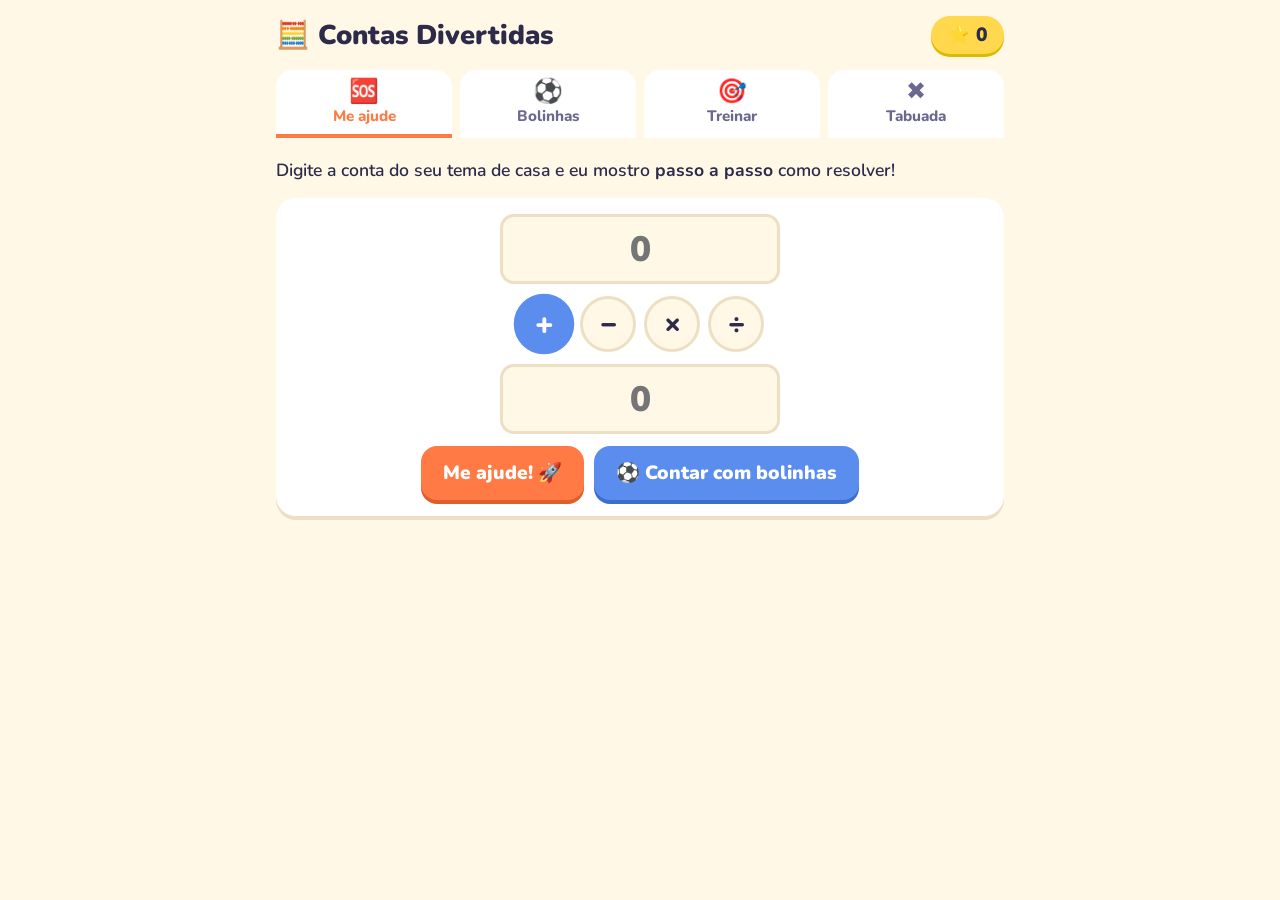
<file: contas/index.html>
<!DOCTYPE html>
<html lang="pt-BR">
<head>
  <meta charset="utf-8">
  <meta name="viewport" content="width=device-width, initial-scale=1">
  <title>Contas Divertidas</title>
  <link rel="preconnect" href="https://fonts.googleapis.com">
  <link href="https://fonts.googleapis.com/css2?family=Nunito:wght@600;800;900&display=swap" rel="stylesheet">
  <link rel="stylesheet" href="estilo.css">
</head>
<body>
  <header>
    <h1>🧮 Contas Divertidas</h1>
    <div class="placar" title="Estrelas ganhas">⭐ <span id="estrelas">0</span></div>
  </header>

  <nav class="abas">
    <button class="aba ativa" data-aba="ajuda"><span>🆘</span>Me ajude</button>
    <button class="aba" data-aba="bolinhas"><span>⚽</span>Bolinhas</button>
    <button class="aba" data-aba="treino"><span>🎯</span>Treinar</button>
    <button class="aba" data-aba="tabuada"><span>✖️</span>Tabuada</button>
  </nav>

  <main>
    <!-- Me ajude com a conta do tema -->
    <section id="ajuda" class="painel ativo">
      <p class="intro">Digite a conta do seu tema de casa e eu mostro <b>passo a passo</b> como resolver!</p>
      <form id="form-ajuda" class="cartao entrada">
        <input id="num1" type="text" inputmode="numeric" maxlength="7" placeholder="0" aria-label="Primeiro número" autocomplete="off">
        <div class="ops" id="ajuda-ops" role="radiogroup" aria-label="Operação">
          <button type="button" class="op-btn sel" data-op="+">+</button>
          <button type="button" class="op-btn" data-op="-">−</button>
          <button type="button" class="op-btn" data-op="×">×</button>
          <button type="button" class="op-btn" data-op="÷">÷</button>
        </div>
        <input id="num2" type="text" inputmode="numeric" maxlength="7" placeholder="0" aria-label="Segundo número" autocomplete="off">
        <div class="acoes">
          <button type="submit" class="grande primario">Me ajude! 🚀</button>
          <button type="button" id="ajuda-bol" class="grande secundario">⚽ Contar com bolinhas</button>
        </div>
      </form>
      <p id="erro-ajuda" class="erro" hidden></p>
      <div id="passos-ajuda"></div>
    </section>

    <!-- Contar com bolinhas -->
    <section id="bolinhas" class="painel">
      <p class="intro">Conte com bolinhas para descobrir a resposta! <b>Toque em cada uma</b> para contar.</p>
      <form id="form-bol" class="cartao entrada">
        <div class="linha-conta">
          <input id="bol1" type="text" inputmode="numeric" maxlength="3" value="3" aria-label="Primeiro número" autocomplete="off">
          <div class="ops" id="bol-ops" role="radiogroup" aria-label="Operação">
            <button type="button" class="op-btn sel" data-op="+">+</button>
            <button type="button" class="op-btn" data-op="-">−</button>
            <button type="button" class="op-btn" data-op="×">×</button>
            <button type="button" class="op-btn" data-op="÷">÷</button>
          </div>
          <input id="bol2" type="text" inputmode="numeric" maxlength="3" value="4" aria-label="Segundo número" autocomplete="off">
        </div>
        <button type="submit" class="grande primario">Mostrar bolinhas</button>
      </form>
      <div class="cartao escolher-objeto">
        <span>Contar com:</span>
        <div class="chips" id="bol-objetos"></div>
        <input id="bol-custom" type="text" maxlength="8" placeholder="✏️ outro" aria-label="Escreva ou cole outro desenho" autocomplete="off">
      </div>
      <p id="erro-bol" class="erro" hidden></p>
      <div class="cartao mesa" id="mesa">
        <div class="titulo-conta" id="bol-titulo"></div>
        <p class="instrucao" id="bol-instr"></p>
        <div id="bol-area"></div>
        <div class="contagem" id="bol-cont" aria-live="polite"></div>
        <div class="acoes">
          <button id="bol-auto" class="grande secundario">🗣️ Contar junto</button>
          <button id="bol-reset" class="grande pequeno">🔄 Recomeçar</button>
          <button id="bol-voltar" class="grande primario" hidden>⬅️ Voltar ao treino</button>
        </div>
      </div>
    </section>

    <!-- Treino -->
    <section id="treino" class="painel">
      <div class="cartao opcoes">
        <div class="grupo">
          <span>Conta:</span>
          <div class="chips" id="treino-op">
            <button class="chip sel" data-v="+">+</button>
            <button class="chip" data-v="-">−</button>
            <button class="chip" data-v="×">×</button>
            <button class="chip" data-v="÷">÷</button>
            <button class="chip" data-v="mix">🎲</button>
          </div>
        </div>
        <div class="grupo">
          <span>Nível:</span>
          <div class="chips" id="treino-nivel">
            <button class="chip sel" data-v="1">🐣 Fácil</button>
            <button class="chip" data-v="2">🐥 Médio</button>
            <button class="chip" data-v="3">🦅 Difícil</button>
          </div>
        </div>
      </div>

      <div class="cartao exercicio">
        <div class="sequencia">🔥 Acertos seguidos: <b id="seq">0</b></div>
        <div class="pergunta" id="pergunta"></div>
        <div class="resposta" id="resposta" aria-live="polite">?</div>
        <div class="feedback" id="feedback" aria-live="polite"></div>
        <div class="teclado" id="teclado">
          <button>7</button><button>8</button><button>9</button>
          <button>4</button><button>5</button><button>6</button>
          <button>1</button><button>2</button><button>3</button>
          <button class="apagar" data-k="apagar" aria-label="Apagar">⌫</button><button>0</button><button class="ok" data-k="ok">OK</button>
        </div>
        <div class="acoes">
          <button id="btn-bol" class="grande secundario">⚽ Bolinhas</button>
          <button id="btn-como" class="grande secundario">🤔 Como resolve?</button>
          <button id="btn-proxima" class="grande primario">Próxima ➡️</button>
        </div>
      </div>
      <div id="passos-treino"></div>
    </section>

    <!-- Tabuada -->
    <section id="tabuada" class="painel">
      <p class="intro">Escolha um número. Toque em cada conta para ver a resposta!</p>
      <div class="chips numeros" id="tab-num"></div>
      <div class="cartao">
        <div class="tab-topo">
          <h2 id="tab-titulo">Tabuada do 1</h2>
          <button id="tab-todas" class="pequeno">👀 Mostrar todas</button>
        </div>
        <div class="tab-lista" id="tab-lista"></div>
      </div>
    </section>
  </main>

  <div id="festa" aria-hidden="true"></div>

  <script src="contas.js"></script>
  <script src="app.js"></script>
</body>
</html>
</file>
<file: contas/estilo.css>
:root {
  --fundo: #fff8e7;
  --cartao: #ffffff;
  --texto: #2d2a4a;
  --suave: #6b6890;
  --primario: #ff7a45;
  --primario-escuro: #e05e2a;
  --secundario: #5b8def;
  --verde: #2fbf71;
  --vermelho: #e5484d;
  --amarelo: #ffd84d;
  --destaque: #fff1a8;
  --borda: #ecdfc4;
  --sombra: 0 4px 0 #ecdfc4;
}
@media (prefers-color-scheme: dark) {
  :root {
    --fundo: #1d1b2f;
    --cartao: #2a2742;
    --texto: #f3f0ff;
    --suave: #b4afd6;
    --borda: #3d3960;
    --destaque: #5a4d12;
    --sombra: 0 4px 0 #15131f;
  }
}

* { box-sizing: border-box; }
html { -webkit-text-size-adjust: 100%; }
body {
  margin: 0;
  font-family: 'Nunito', 'Trebuchet MS', system-ui, sans-serif;
  font-weight: 600;
  background: var(--fundo);
  color: var(--texto);
  min-height: 100vh;
}
button { font: inherit; cursor: pointer; color: inherit; }

header {
  display: flex; align-items: center; justify-content: space-between;
  padding: 16px; max-width: 760px; margin: 0 auto;
}
h1 { font-size: 1.7rem; margin: 0; font-weight: 900; }
.placar {
  background: var(--amarelo); color: #2d2a4a; border-radius: 999px;
  padding: 6px 16px; font-weight: 900; font-size: 1.2rem; box-shadow: 0 3px 0 #e0b800;
}
.placar.pulo { animation: pulo .5s; }

.abas {
  display: flex; gap: 8px; padding: 0 16px; max-width: 760px; margin: 0 auto;
}
.aba {
  flex: 1; min-width: 0; border: none; background: var(--cartao); border-radius: 16px 16px 0 0;
  padding: 8px 4px; font-size: .95rem; font-weight: 800; color: var(--suave);
  border-bottom: 4px solid transparent;
  display: flex; flex-direction: column; align-items: center; gap: 2px;
}
.aba span { font-size: 1.5rem; line-height: 1.1; }
.aba.ativa { color: var(--primario); border-bottom-color: var(--primario); }

main { max-width: 760px; margin: 0 auto; padding: 16px; }
.painel { display: none; }
.painel.ativo { display: block; animation: surgir .25s; }
.intro { font-size: 1.1rem; margin: 4px 0 16px; }

.cartao {
  background: var(--cartao); border-radius: 20px; padding: 16px;
  box-shadow: var(--sombra); margin-bottom: 16px;
}

/* Formulário "Me ajude" */
.entrada { display: flex; flex-direction: column; align-items: center; gap: 12px; }
.entrada input {
  width: 100%; max-width: 280px; text-align: center; font: inherit; font-weight: 900;
  font-size: 2.2rem; padding: 8px; border-radius: 14px; border: 3px solid var(--borda);
  background: var(--fundo); color: var(--texto);
}
.entrada input:focus { outline: none; border-color: var(--secundario); }
.ops { display: flex; gap: 8px; }
.op-btn {
  width: 56px; height: 56px; border-radius: 50%; border: 3px solid var(--borda);
  background: var(--fundo); font-size: 1.8rem; font-weight: 900; line-height: 1;
}
.op-btn.sel { background: var(--secundario); border-color: var(--secundario); color: #fff; transform: scale(1.08); }

.grande {
  border: none; border-radius: 16px; padding: 14px 22px; font-size: 1.2rem; font-weight: 900;
  transition: transform .08s;
}
.grande:active, .teclado button:active { transform: translateY(3px); }
.primario { background: var(--primario); color: #fff; box-shadow: 0 4px 0 var(--primario-escuro); }
.secundario { background: var(--secundario); color: #fff; box-shadow: 0 4px 0 #3d6dcc; }
.pequeno {
  border: 2px solid var(--borda); background: var(--fundo); border-radius: 12px;
  padding: 6px 12px; font-weight: 800;
}
.erro { color: var(--vermelho); font-weight: 800; text-align: center; font-size: 1.1rem; }

/* Passo a passo */
.passos { text-align: center; }
.passos .contador { color: var(--suave); font-size: .95rem; margin-bottom: 8px; }
.passos .quadro {
  display: flex; justify-content: center; overflow-x: auto; padding: 8px 0 12px;
}
.passos .explica {
  font-size: 1.2rem; line-height: 1.5; background: var(--fundo); border-radius: 14px;
  padding: 12px 14px; margin: 0 0 14px; min-height: 3em;
}
.passos .explica.fim { background: #d9f7e6; color: #1b5e3a; }
.passos .nav { display: flex; gap: 8px; justify-content: center; flex-wrap: wrap; }
.passos .nav button:disabled { opacity: .4; cursor: default; }
.passos .barra { height: 8px; background: var(--borda); border-radius: 99px; margin: 0 0 12px; overflow: hidden; }
.passos .barra div { height: 100%; background: var(--verde); transition: width .3s; }

.grade { border-collapse: collapse; font-size: 2.2rem; font-weight: 900; font-variant-numeric: tabular-nums; }
.grade td { width: 1.15em; height: 1.35em; text-align: center; padding: 0; border-radius: 6px; }
.grade tr.linha-vai td { font-size: .55em; color: var(--vermelho); height: 1.4em; vertical-align: bottom; }
.grade tr.traco td { border-bottom: 4px solid var(--texto); }
.grade td.hl { background: var(--destaque); }
.grade td.op { color: var(--secundario); }
.grade td.res { color: var(--verde); }
.grade td.riscado { text-decoration: line-through; text-decoration-color: var(--vermelho); text-decoration-thickness: 3px; color: var(--suave); }
.grade td.fator { color: var(--primario); }
.grade td.zero { color: var(--suave); }
.grade td.sub { border-bottom: 3px solid var(--texto); }

.divisao { display: flex; align-items: flex-start; gap: 4px; }
.chave { font-size: 2.2rem; font-weight: 900; }
.chave .divisor {
  border-left: 4px solid var(--texto); border-bottom: 4px solid var(--texto);
  padding: 0 14px; height: 1.35em; line-height: 1.35em; min-width: 2.2em; text-align: left;
}
.chave .quociente { padding: 0 14px; color: var(--verde); line-height: 1.35em; text-align: left; }

/* Bolinhas */
.linha-conta { display: flex; align-items: center; gap: 8px; flex-wrap: wrap; justify-content: center; }
.linha-conta input { width: 4.2em; max-width: none; }
.escolher-objeto { display: flex; align-items: center; gap: 10px; flex-wrap: wrap; }
.escolher-objeto > span { font-weight: 800; color: var(--suave); }
.escolher-objeto .chip { font-size: 1.5rem; padding: 2px 8px; }
#bol-custom {
  width: 7em; font: inherit; font-size: 1.05rem; padding: 6px 10px; border-radius: 999px;
  border: 2px solid var(--borda); background: var(--fundo); color: var(--texto);
}
#bol-custom.sel { border-color: var(--primario); }
.mesa { text-align: center; }
.titulo-conta { font-size: 2.2rem; font-weight: 900; }
.instrucao { font-size: 1.2rem; line-height: 1.45; background: var(--fundo); border-radius: 14px; padding: 10px 14px; margin: 8px 0 14px; }
.instrucao.fim { background: #d9f7e6; color: #1b5e3a; }
#bol-area { display: flex; flex-wrap: wrap; align-items: center; justify-content: center; gap: 10px; margin-bottom: 10px; }
.sinal { font-size: 2.4rem; font-weight: 900; color: var(--secundario); }
.grupo-bolas {
  display: flex; flex-wrap: wrap; justify-content: center; gap: 10px;
  border: 3px dashed var(--borda); border-radius: 18px; padding: 8px; min-width: 64px; max-width: 100%;
}
.grupo-bolas.g1 { border-color: var(--secundario); }
.grupo-bolas .rotulo { flex-basis: 100%; font-size: .95rem; color: var(--suave); }
.cinco { display: flex; flex-wrap: wrap; gap: 2px; }
.bola {
  position: relative; border: none; background: none; padding: 2px; border-radius: 50%;
  font-size: 2.2rem; line-height: 1; width: 1.25em; height: 1.25em;
  font-family: 'Apple Color Emoji', 'Segoe UI Emoji', 'Noto Color Emoji', 'Nunito', sans-serif;
  transition: transform .1s, opacity .2s;
}
.muitas .bola { font-size: 1.6rem; }
.bola:hover { transform: scale(1.12); }
.bola.contada { background: var(--destaque); }
.bola.pop { animation: pulo .35s; }
.bola.tirada { opacity: .3; }
.bola.tirada::after {
  content: "✕"; position: absolute; inset: 0; display: grid; place-items: center;
  color: var(--vermelho); font-family: 'Nunito', sans-serif; font-weight: 900; font-size: .9em;
}
.bola .num {
  position: absolute; right: -6px; bottom: -4px; min-width: 1.35em; height: 1.35em; padding: 0 3px;
  border-radius: 99px; background: var(--primario); color: #fff; font: 900 .42em/1.35em 'Nunito', sans-serif;
}
.monte { flex-basis: 100%; }
.caixas { display: flex; flex-wrap: wrap; justify-content: center; gap: 10px; flex-basis: 100%; }
.caixa { min-width: 90px; border: 3px solid var(--secundario); border-style: solid; }
.caixa .rotulo { font-size: 1.6rem; color: var(--texto); }
.contagem { font-size: 1.5rem; font-weight: 900; min-height: 1.6em; color: var(--primario); margin-bottom: 10px; }

/* Treino */
.opcoes { display: flex; flex-direction: column; gap: 10px; }
.grupo { display: flex; align-items: center; gap: 10px; flex-wrap: wrap; }
.grupo > span { font-weight: 800; color: var(--suave); width: 52px; }
.chips { display: flex; gap: 6px; flex-wrap: wrap; }
.chip {
  border: 2px solid var(--borda); background: var(--fundo); border-radius: 999px;
  padding: 6px 14px; font-weight: 800; font-size: 1.05rem; min-width: 44px;
}
.chip.sel { background: var(--primario); border-color: var(--primario); color: #fff; }

.exercicio { text-align: center; }
.sequencia { color: var(--suave); }
.pergunta { font-size: 3rem; font-weight: 900; margin: 8px 0 0; }
.resposta {
  font-size: 2.6rem; font-weight: 900; min-width: 3em; display: inline-block;
  border-bottom: 4px dashed var(--borda); margin: 4px 0; padding: 0 12px; color: var(--secundario);
}
.resposta.certo { color: var(--verde); border-color: var(--verde); animation: pulo .5s; }
.resposta.errado { color: var(--vermelho); border-color: var(--vermelho); animation: tremer .4s; }
.feedback { min-height: 1.8em; font-size: 1.25rem; font-weight: 800; margin-bottom: 8px; }
.feedback.bom { color: var(--verde); }
.feedback.ruim { color: var(--vermelho); }

.teclado {
  display: grid; grid-template-columns: repeat(3, 1fr); gap: 8px;
  max-width: 300px; margin: 0 auto 16px;
}
.teclado button {
  border: none; border-radius: 14px; padding: 12px 0; font-size: 1.6rem; font-weight: 900;
  background: var(--fundo); box-shadow: 0 4px 0 var(--borda);
}
.teclado .ok { background: var(--verde); color: #fff; box-shadow: 0 4px 0 #1f9257; }
.teclado .apagar { background: #ffe1e1; color: #b3261e; box-shadow: 0 4px 0 #f3b9b9; }
.acoes { display: flex; gap: 10px; justify-content: center; flex-wrap: wrap; }

/* Tabuada */
.numeros { justify-content: center; margin-bottom: 16px; }
.numeros .chip { width: 52px; font-size: 1.3rem; }
.tab-topo { display: flex; align-items: center; justify-content: space-between; gap: 8px; }
.tab-topo h2 { margin: 0 0 12px; font-weight: 900; }
.tab-lista { display: grid; grid-template-columns: repeat(auto-fill, minmax(150px, 1fr)); gap: 8px; }
.tab-item {
  border: 2px solid var(--borda); background: var(--fundo); border-radius: 14px;
  padding: 10px; font-size: 1.4rem; font-weight: 900; text-align: center;
}
.tab-item .r { color: var(--suave); }
.tab-item.aberto .r { color: var(--verde); }

/* Festa de acerto */
#festa { position: fixed; inset: 0; pointer-events: none; overflow: hidden; }
#festa span { position: absolute; top: -40px; font-size: 2rem; animation: cair 1.6s ease-in forwards; }

@keyframes cair { to { transform: translateY(110vh) rotate(360deg); opacity: .6; } }
@keyframes pulo { 0%,100% { transform: scale(1); } 50% { transform: scale(1.2); } }
@keyframes tremer { 0%,100% { transform: translateX(0); } 25% { transform: translateX(-8px); } 75% { transform: translateX(8px); } }
@keyframes surgir { from { opacity: 0; transform: translateY(6px); } }

@media (max-width: 480px) {
  h1 { font-size: 1.3rem; }
  .aba { font-size: .8rem; }
  .grade, .chave { font-size: 1.7rem; }
  .pergunta { font-size: 2.4rem; }
}
@media (prefers-reduced-motion: reduce) {
  *, *::before, *::after { animation: none !important; transition: none !important; }
}
</file>
